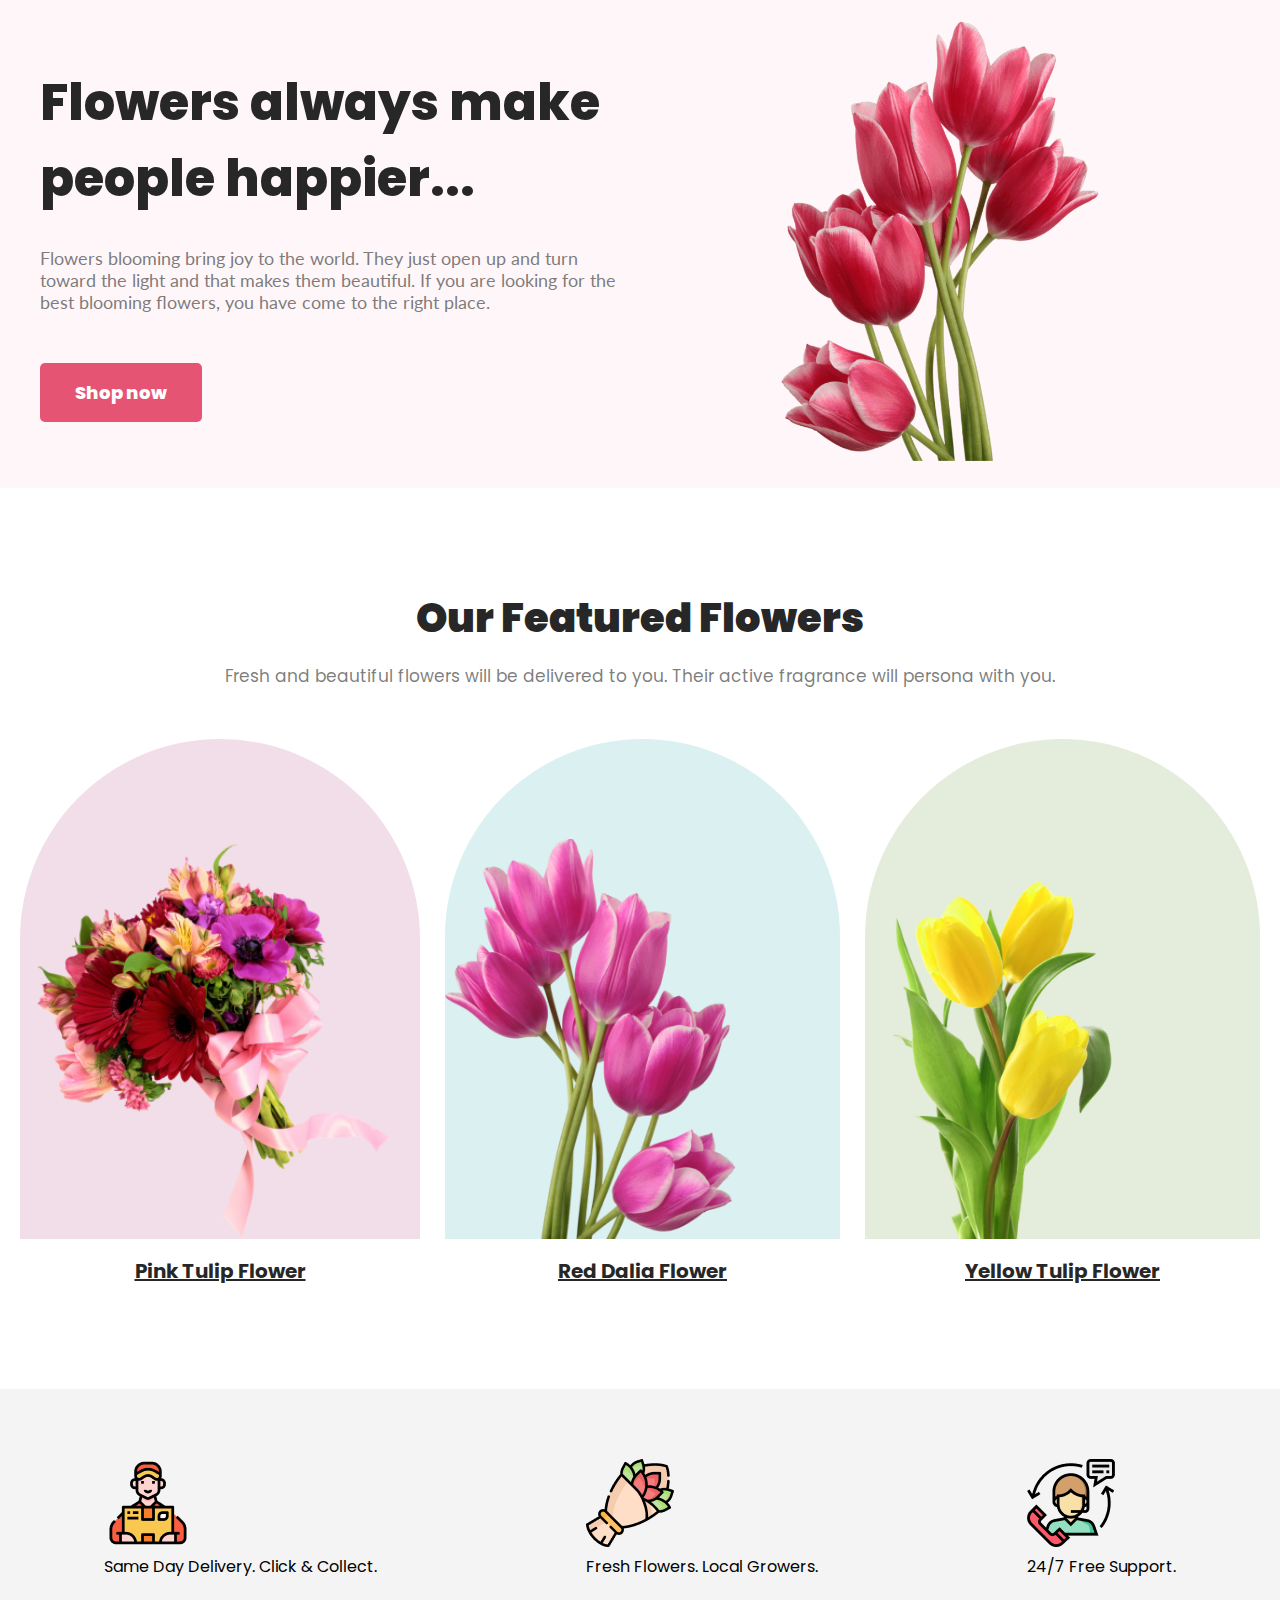
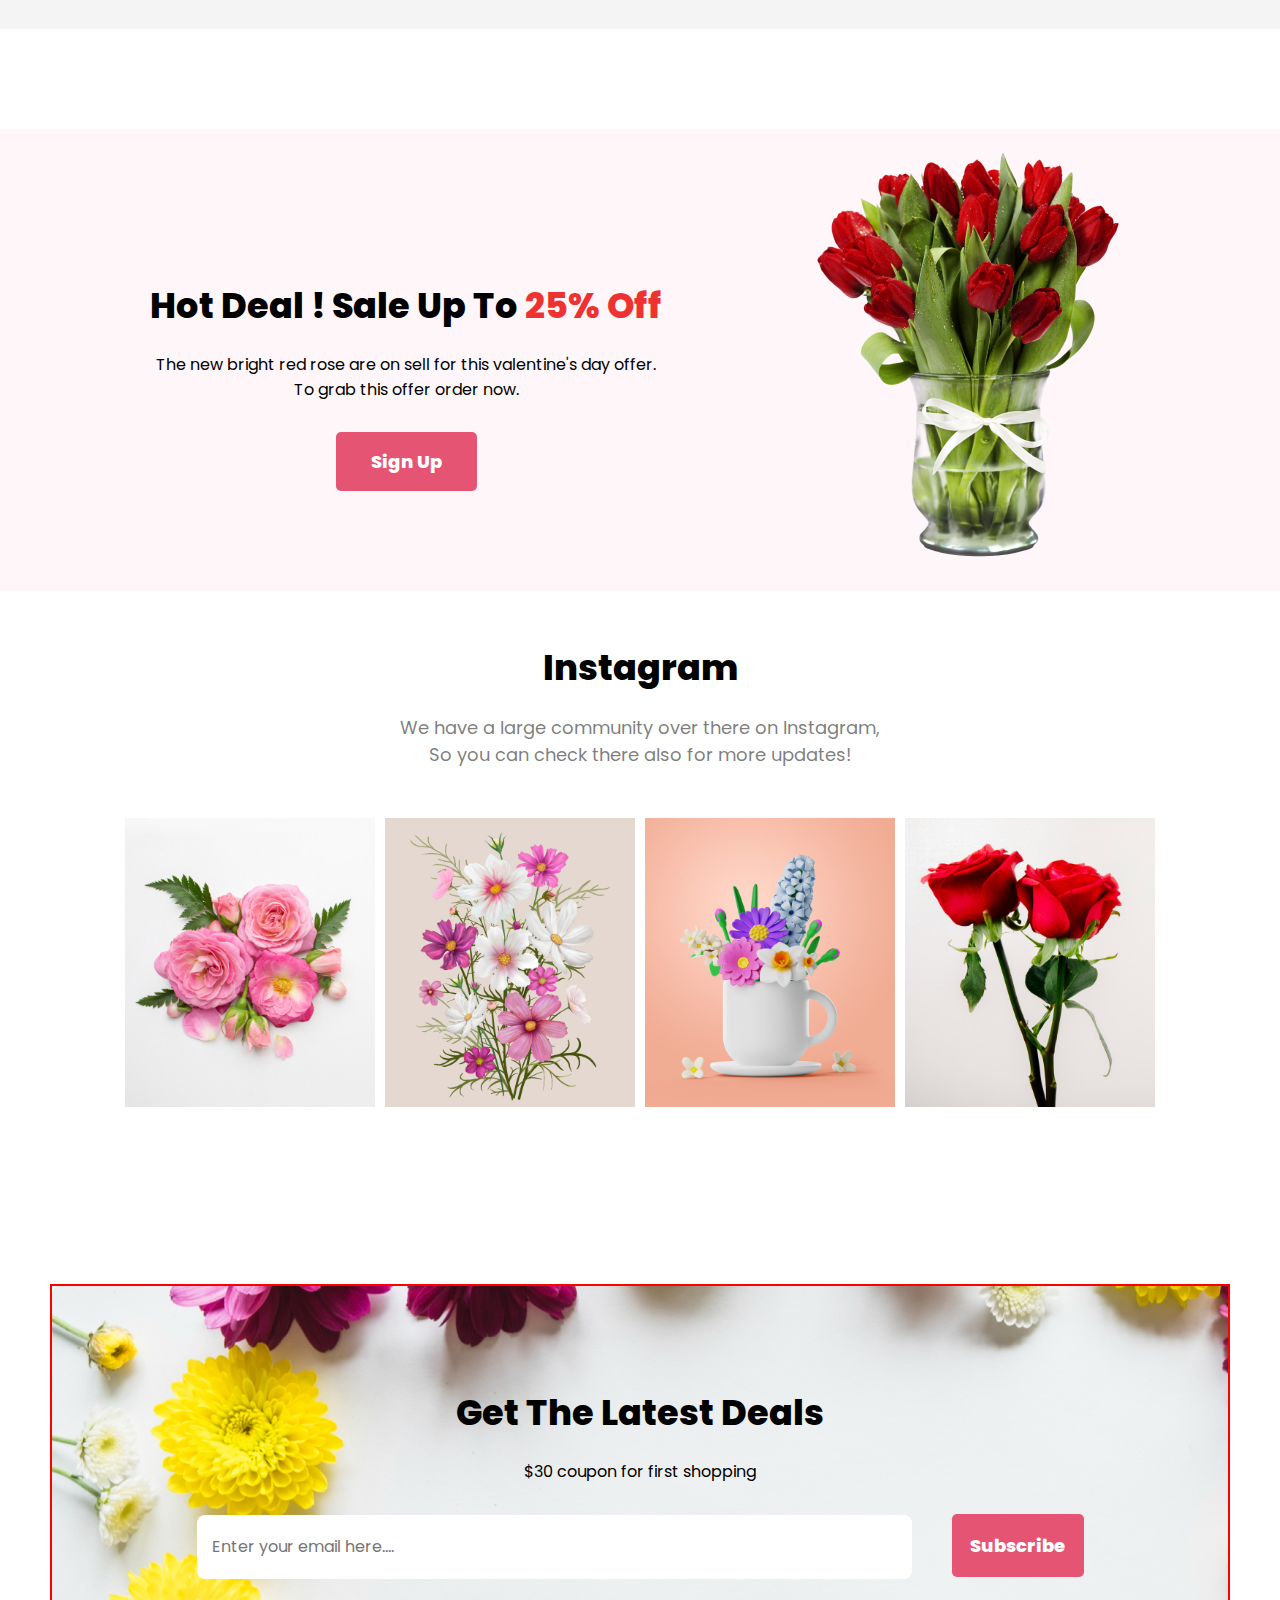
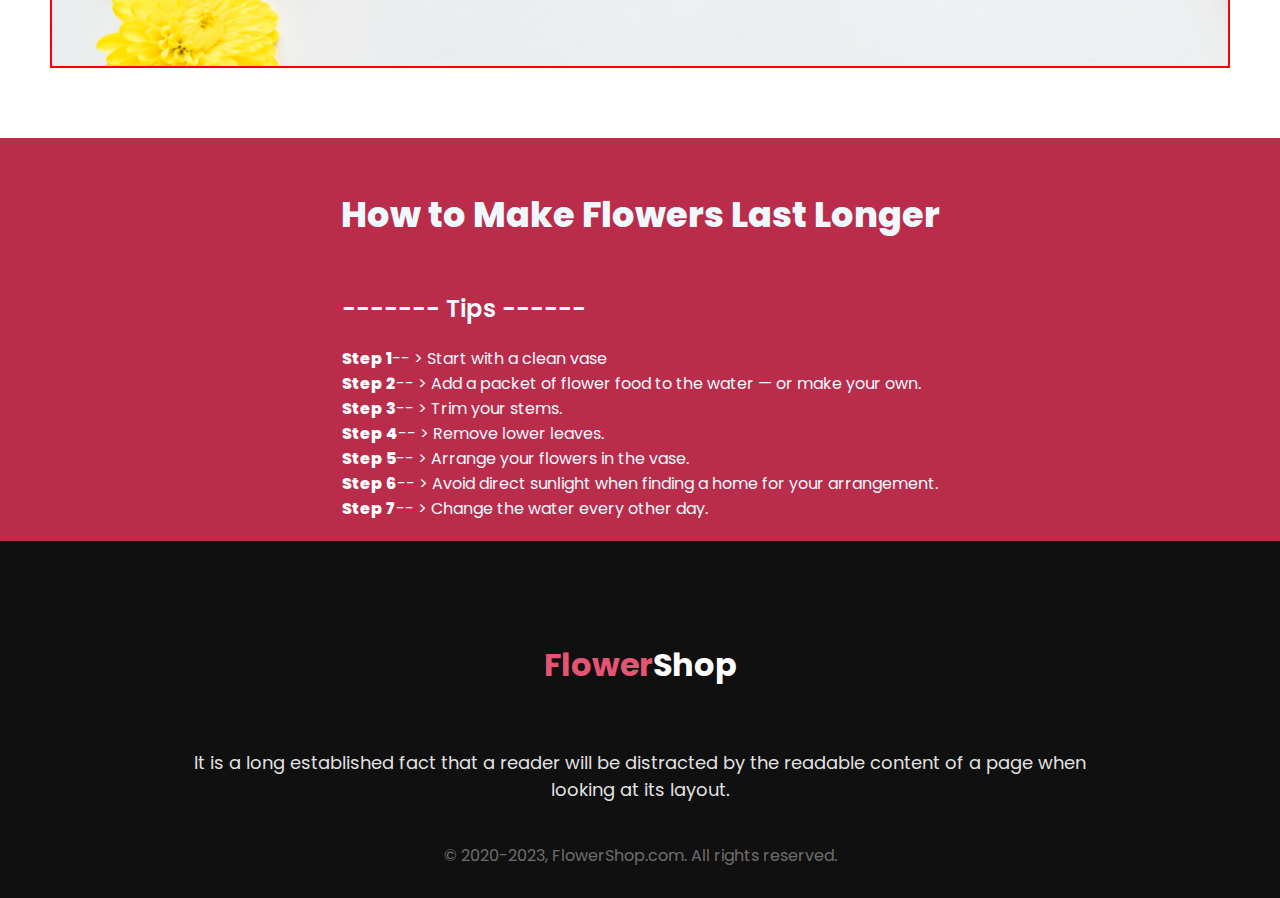
<file: index.html>
<!DOCTYPE html>
<html lang="en">
<head>
    <meta charset="UTF-8">
    <meta http-equiv="X-UA-Compatible" content="IE=edge">
    <meta name="viewport" content="width=device-width, initial-scale=1.0">
    <title>Flower Corner</title>
    <link rel="preconnect" href="https://fonts.googleapis.com">
    <link rel="preconnect" href="https://fonts.gstatic.com" crossorigin>
    <link href="https://fonts.googleapis.com/css2?family=Lato:wght@400;700&family=Open+Sans:wght@400;700&family=Poppins&display=swap" rel="stylesheet">
    <link rel="stylesheet" href="style.css">
</head>
<body>
    <!-- This is our header section  -->
    <header id="header">
        <div id="head-text">
            <h1 id="heading">Flowers always make <br> people happier...</h1>
            <p id="heading-para">Flowers blooming bring joy to the world. They just open up and turn toward the light and that makes them beautiful. If you are looking for the best blooming flowers, you have come to the right place.
            </p>
            <button onclick="goToshop()" id="shop-btn">Shop now</button>
        </div>
        <div id="d-flex">
            <div id="head-img">
                <img src="./imageFolder/pngwing 10.png" width=350px alt="tulip flower for header">
            </div>
        </div>
    </header>
    <!-- This is main section  -->
    <main>
        <!-- This is head part of featured section  -->
        <section id="feature">
            <h1 id="feature-heading">Our Featured Flowers</h1>
            <p id="feature-text">Fresh and beautiful flowers will be delivered to you. Their active fragrance will persona with you.</p>
        </section>
        <!-- This is the featured flowers section  -->
        <section id="flower-section">
            <div id="featured-flowers">
                <div id="div1" class="fdiv">
                    <img src="./imageFolder/pngwing 5.png" alt="">
                    <p class="flowername">Pink Tulip Flower</p>
                </div>
                <div id="div2" class="fdiv">
                    <img src="./imageFolder/pngwing 6.png" alt="">
                    <p class="flowername">Red Dalia Flower</p>
                </div>
                <div id="div3" class="fdiv">
                    <img src="./imageFolder/pngwing 7.png" alt="">
                    <p class="flowername">Yellow Tulip Flower</p>
                </div>
            </div>
        </section>
        <!-- This is service section  -->
        <section id="service-div">
            <div class="serivce-img-div">
                <div id="service-img1" class="service-img">
                    <img src="./imageFolder/Group 57.png" alt="">
                    <p>Same Day Delivery. Click & Collect.</p>
                </div>
                <div id="service-img2" class="service-img">
                    <img src="./imageFolder/Group 58.png" alt="">
                    <p>Fresh Flowers. Local Growers.</p>
                </div>
                <div id="service-img3" class="service-img">
                    <img src="./imageFolder/Group 59.png" alt="">
                    <p>24/7 Free Support.</p>
                </div>
            </div>
        </section>
        <!-- This is our sell section  -->
        <section id="sell-div">
            <div class="sell-text">
                <h1 class="sell-heading">Hot Deal ! Sale Up To <span id="makered">25% Off</span></h1>
                <p class="sell-para">The new bright red rose are on sell for this valentine's day offer. <br>
                To grab this offer order now.</p>
                <button class="sell-btn">Sign Up</button>
            </div>
            <div class="sell-img">
                <img src="./imageFolder/pngwing 8.png" alt="selling flowers">
            </div>
        </section>
        <!-- This is instagram section  -->
        <section id="insta-div">
            <div class="insta-text">
                <h1 class="sell-heading">Instagram</h1>
                <p class="insta-para">We have a large community over there on Instagram, <br> So you can check there also for more updates!</p>
            </div>
            <div class="insta-img-div">
                <div class="insta-img">
                    <img src="./imageFolder/Flower 01.png" alt="">
                </div>
                <div class="insta-img">
                    <img src="./imageFolder/Rectangle 4.png" alt="">
                </div>
                <div class="insta-img">
                    <img src="./imageFolder/Rectangle 5.png" alt="">
                </div>
                <div class="insta-img">
                    <img src="./imageFolder/Rectangle 6.png" alt="">
                </div>
            </div>
        </section>
        <!-- This is contact us section  -->
        <section id="contact-sec">
            <!-- <img src="./imageFolder/Rectangle 9.png" class="contact-img" alt=""> -->
            <div class="contact-text">
                <h1 class="sell-heading deal-heading">Get The Latest Deals</h1>
                <p>$30 coupon for first shopping</p>
            </div>
            <div class="contact-form">
                <div>
                    <input type="email" id="contact-email" placeholder="Enter your email here....">
                </div>
                <div id="conact-btn-div">
                    <button id="subscribe-btn">Subscribe</button>
                </div>
            </div>
        </section>
        <!-- This is additional section  -->
        <section id="addi">
            <div>
                <h1 class="sell-heading deal-heading">How to Make Flowers Last Longer</h1>
                <div class="tips-div">
                    <h3 class="tips">------- Tips ------</h3>
                    <p id="tips-para"><span>Step 1</span>-- > Start with a clean vase
                        <br><span>Step 2</span>-- > Add a packet of flower food to the water — or make your own.
                        <br><span>Step 3</span>-- > Trim your stems. 
                        <br><span>Step 4</span>-- > Remove lower leaves. 
                        <br><span>Step 5</span>-- > Arrange your flowers in the vase. 
                        <br><span>Step 6</span>-- > Avoid direct sunlight when finding a home for your arrangement.
                        <br><span>Step 7</span>-- > Change the water every other day.</p>
                </div>
            </div>
        </section>
        <!-- This is our footer section  -->
        <footer>
            <h1 class="footer-heading"><span>Flower</span>Shop</h1>
            <p class="footer-para">It is a long established fact that a reader will be distracted by the readable content of a page when looking at its layout.</p>
            <p class="copyright">
                &copy 2020-2023, FlowerShop.com. All rights reserved. 
            </p>
        </footer>
    </main>
    <script src="./shopingScript.js"></script>
</body>
</html>
</file>
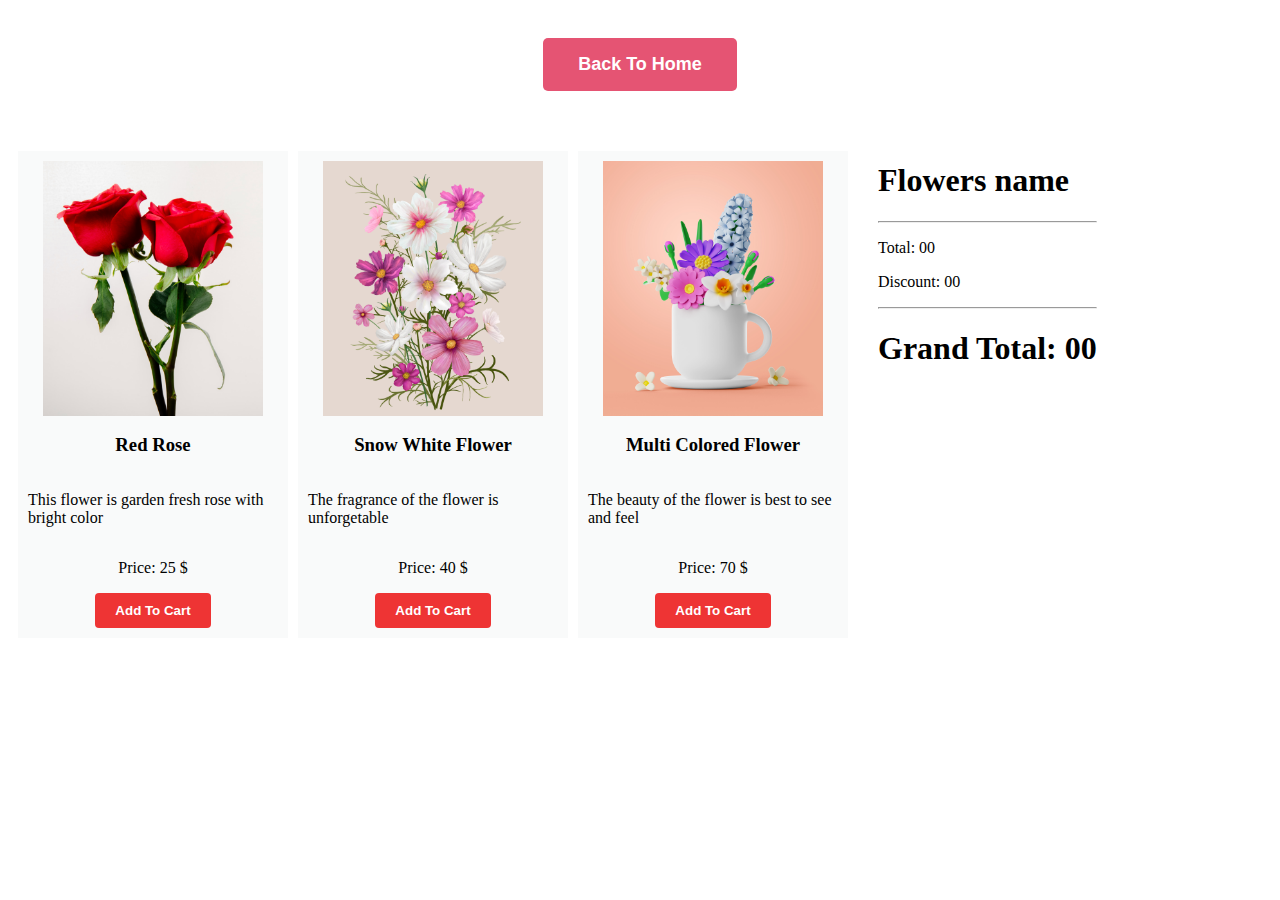
<file: flowershop.html>
<!DOCTYPE html>
<html lang="en">
<head>
    <meta charset="UTF-8">
    <meta name="viewport" content="width=device-width, initial-scale=1.0">
    <title>flower shop</title>
    <link rel="stylesheet" href="./flowerStyle.css">
</head>
<body>
    <header id="header">
        <button onclick="goToHome()" id="home-btn">Back To Home</button>
    </header>
    <main id="main">
        <!-- Card section  -->
        <section id="card-section">
            <div class="img-div">
                <img class="img" src="./imageFolder/Rectangle 6.png" alt="">
                <h3>Red Rose</h3>
                <p>This flower is garden fresh rose with bright color</p>
                <p>Price: <span>25</span> $</p>
                <button onclick="handleClickBtn(this)" id="rose-btn" class="add-btn">Add To Cart</button>
            </div>
            <div class="img-div">
                <img class="img" src="./imageFolder/Rectangle 4.png" alt="">
                <h3>Snow White Flower</h3>
                <p>The fragrance of the flower is unforgetable</p>
                <p>Price: <span>40</span> $</p>
                <button onclick="handleClickBtn(this)" id="white-btn" class="add-btn">Add To Cart</button>
            </div>
            <div class="img-div">
                <img class="img" src="./imageFolder/Rectangle 5.png" alt="">
                <h3>Multi Colored Flower</h3>
                <p>The beauty of the flower is best to see and feel</p>
                <p>Price: <span>70</span> $</p>
                <button onclick="handleClickBtn(this)" id="multi-btn" class="add-btn">Add To Cart</button>
            </div>
        </section>
        <!-- Price section  -->
        <section id="price-section">
            <div id="flower-price-div">
                <h1>Flowers name</h1>
                <div id="flowers-name-div"></div>
                <hr>
                <p>Total: <span id="totalPrice">00</span></p>
                <p>Discount: <span id="discountPrice">00</span></p>
                <hr>
                <h1>Grand Total: <span id="grandPrice">00</span></h1>
            </div>
        </section>
    </main>
    <script src="./shopingScript.js"></script>
</body>
</html>
</file>
<file: style.css>
*{
    margin: 0;
    padding: 0;
    font-family: 'Lato', sans-serif;
    font-family: 'Open Sans', sans-serif;
    font-family: 'Poppins', sans-serif;
}
/* header styles section  */
#header{
    background-color: rgba(229, 84, 115, 0.05);
    display: flex;
    flex-direction: row;
    justify-content: center;
    align-items: center;
    padding: 0 40px;
    padding-top: 20px;
    margin: 0 auto;
}
#head-text,#d-flex{
    flex: 1;
    padding-bottom: 20px;
}
#d-flex{
    display: flex;
    justify-content: center;
    align-items: center;
}
#heading{
    color: #272727;
    font-size: 50px;
    font-weight: 800;
    padding-bottom: 30px;
}
button{
    margin-top: 30px;
    border-radius: 5px;
    background: #E55473;
    color: rgba(255, 255, 255, 1);    
    padding: 16px 35px;
    font-weight: 800;
    border: 0;
    font-size: large;
    cursor: pointer;
}
button:hover{
    background-color: #b92d4b;
}
#heading-para{
    /* padding-top: 30px; */
    padding-right: 20px;
    color: rgba(39, 39, 39, 0.60);
    font-family: Lato;
    font-size: 18px;
    font-style: normal;
    font-weight: 400;
    padding-bottom: 20px;
}
/* featured section starts here  */
#feature{
    padding-top: 100px;
    text-align: center;
    padding-left: 20px;
    padding-right: 20px;
}
#feature-heading{
    font-size: 40px;
    font-weight: 900;
    color: rgba(39, 39, 39, 1);
    margin-bottom: 15px;
}
#feature-text{
    color: rgba(39, 39, 39, 0.6);
    font-size: 17px;
    margin-bottom: 50px;
}
/* Flowers div section  */
#featured-flowers{
    display: flex;
    justify-content: space-around;
    /* align-items:baseline; */
    gap: 25px;
    padding-left: 20px;
    padding-right: 20px;
    padding-bottom: 50px;
 }
 .fdiv{
    width: 420px;
    height: 500px;
    border-radius: 300px 300px 0px 0px;
    align-content: end;
 }
 #div1{
    background: rgba(167, 33, 98, 0.15);
 }
 #div2{
    background: rgba(5, 151, 160, 0.15);
 }
 #div3{
    background: rgba(71, 125, 17, 0.15);
 }
 #div1,#div2,#div3{
    background-repeat: no-repeat;
    background-position: bottom;
 }
 .fdiv>img{
    height: 80%;
    align-items:center;
    margin-top: 100px;
 }
 .flowername{
    margin: 10px auto;
    text-align: center;
    text-decoration: underline;
    color: rgba(39, 39, 39, 1);
    font-size: 20px;
    font-weight: 700;
 }
/* This is service section  */
#service-div{
    margin: 100px auto;
    background-color: rgba(39, 39, 39, 0.05);
    padding-top: 70px;
 }
 .serivce-img-div{
    display: flex;
    justify-content: space-around;
    margin-bottom: 20px;
    padding-bottom: 50px;
 }
 .service-text{
    display: flex;
    align-items: center;
    padding-bottom: 70px;
    color: rgba(39, 39, 39, 0.8);
    font-size: 18px;
    font-weight: 600;
 }
 /* This is sell div style  */
#sell-div{
    background-color: rgba(229, 84, 115, 0.05);
    display: flex;
    justify-content: space-evenly;
    align-items: center;
    text-align: center;
    margin-bottom: 50px;
 }
 .sell-text{
    padding-top: 150px;
    padding-bottom: 100px;
 }
 .sell-heading{
    font-size: 35px;
    font-weight: 800;
    padding-bottom: 20px;
 }
 .sell-para{
    text-align: center;
 }
 #makered{
    color: rgb(238, 50, 50);
 }
 /* This is instagram section  */
 .insta-text{
    text-align: center;
 }
 .insta-para{
    color: rgba(39, 39, 39, 0.6);
    font-size: 18px;
    padding-bottom: 50px;
 }
 .insta-img-div{
    display: flex;
    justify-content: center;
    align-items: center;
    gap: 10px;
    padding-bottom: 100px;
 }
 .insta-img>img{
    /* width: 90%; */
    width: 250px;
 }
/* This is contact us section  */
#contact-sec{
    background-image: url(./imageFolder/Rectangle\ 9.png);
     margin:70px 50px;
     border: 2px solid red;
     /* padding-top: 140px;
     padding-bottom: 120px; */
     height: 380px;
  }
  .contact-img{
     width: 100%;
     height: 100%;
     object-fit: cover;
     overflow: hidden;
  }
 .contact-text{
    margin-top: 100px;
    text-align: center;   
 }
 .contact-form{
    display: flex;
    justify-content: center;
    align-items: baseline;
    gap: 40px;
 }
 #contact-email{
    width: 700px;
    height: 64px;
    border-radius: 8px;
    border: 0;
    padding-left: 15px;
    font-size: 16px;
    color: rgba(39, 39, 39, 0.6);
 }
 #subscribe-btn{
    padding: 18px;
 }
 /* This is additional block design  */
#addi{
    background-color: #b92d4b;
    color: aliceblue;
    display: flex;
    justify-content: center;
    align-items: center;
    /* margin: 0 auto; */
 }
 #addi>div>h1{
    padding-top: 50px;
    text-align: center;
 }
 .tips-div{
    
    padding-top: 30px;
    justify-content: center;
    align-items: center;
    margin: 0 auto;
 }
 .tips{
    font-size: 24px;
    font-weight: 600;
    margin-left: 20px;
 }
 #tips-para{
    /* padding: 20px auto; */
    margin: 20px;
 }
.tips-div>p>span{
    font-weight: 800;
    color: white;
}
/* This is footer section  */
footer{
    /* height: 500px; */
    background-color:#111010;
    text-align: center;
 }
.footer-heading{
    padding-top: 100px;
    padding-bottom: 30px;
    color: rgba(255, 255, 255, 1);
 }
 span{
    color: rgba(229, 84, 115, 1);
 }
 .footer-para{
    width: 70%;
    margin: 0 auto;
    color: rgba(255, 255, 255, 0.9);
    font-size: 18px;
    padding-bottom: 20px;
    padding-top: 30px;
 }
 .copyright{
    color: rgba(255, 255, 255, 0.40);
    font-size: 16px;
    padding-top: 20px;
    padding-bottom: 30px;
 }

/* Media queries  */
@media screen and (max-width:576px) {
    #header{
        flex-direction: column-reverse;
    }
    #heading{
        font-size: 34px;
    }
    #feature{
        padding-top: 40px;
    }
    #feature-heading{
        font-size: 30px;
    }
    #feature-text,.insta-para{
        /* margin: 0 20px; */
        font-size: 12px;
    }
    #featured-flowers{
        flex-direction: column;
        gap: 60px;
        margin-left: auto;
        margin-right: auto;
    }
    .fdiv{
        margin: 0 auto;
        width: 350px;
        height: 400px;
    }
    .fdiv>img{
        margin-top: 80px;
        margin-left: 50px;
     }
     .serivce-img-div,#sell-div,.insta-img-div,.contact-form{
        flex-direction: column;
     }
     .service-img{
        display: flex;
        flex-direction: row;
        padding-bottom: 20px;
        padding-left: 20px;
        gap: 10px;
        /* justify-content: center; */
        align-items: center;
        margin: 0;
     }
     .sell-text{
        padding: 25px;
     }
     #contact-email{
        width: 90%;
        justify-content: center;
        align-items: center;
        font-size: 14px;
        height: 50px;
     }
     .contact-form{
        gap: 0;
        justify-content: center;
        align-items: center;
        padding-bottom: 20px;
     }
     .contact-form>div{
        flex: 1;
     }
     #subscribe-btn,#contact-btn-div{
        margin-left: auto;
        margin-right: auto;
     }
     #contact-sec{
        /* padding: 10px auto; */
        height: auto;
     }
     .deal-heading{
        font-size: 30px;
        padding-bottom: 5px;
     }
     .footer-para{
        margin-top: -30px;
        font-size: 14px;
        padding: 20px;
     }
}
</file>
<file: flowerStyle.css>
#home-btn{
    margin-top: 30px;
    border-radius: 5px;
    background: #E55473;
    color: rgba(255, 255, 255, 1);    
    padding: 16px 35px;
    font-weight: 800;
    border: 0;
    font-size: large;
    cursor: pointer;
}
#home-btn:hover,#add-btn:hover{
    cursor: pointer;
    background-color: #b92d4b;
}

#header{
    display: flex;
    justify-content: center;
    align-items: center;
    margin-bottom: 50px;
}
#card-section{
    padding: 10px;
    display: flex;
    gap: 10px;
    justify-content: center;
    align-items: center;
}
#main{
    display: flex;
}
.img-div{
    width: 250px;
    justify-content: center;
    background-color: rgb(249, 250, 250);
    box-shadow: 3px rgb(62, 62, 62);
}
.img{
    width: 220px;
}
.img-div{
    display: flex;
    flex-direction: column;
    justify-content: center;
    align-items: center;
    padding: 10px;
}
#flower-price-div{
    padding-left: 20px;
}
.add-btn{
    background-color: rgb(238, 52, 52);
    padding: 10px 20px;
    color: white;
    border-radius: 4px;
    font-weight: bold;
    border: none;
}
.add-btn:hover{
    cursor: pointer;
}


/* Media queries  */
@media screen and (max-width: 576px) {
    #main,#card-section{
        flex-direction: column;
    }
    #price-section{
        margin: 20px auto;
    }
}
@media screen and ((min-width: 577px) and (max-width:990px)) {
    #main{
        margin: 0 auto;
    }
    #card-section{
        display: grid;
        grid-template-columns: 2;
    }
}
</file>
